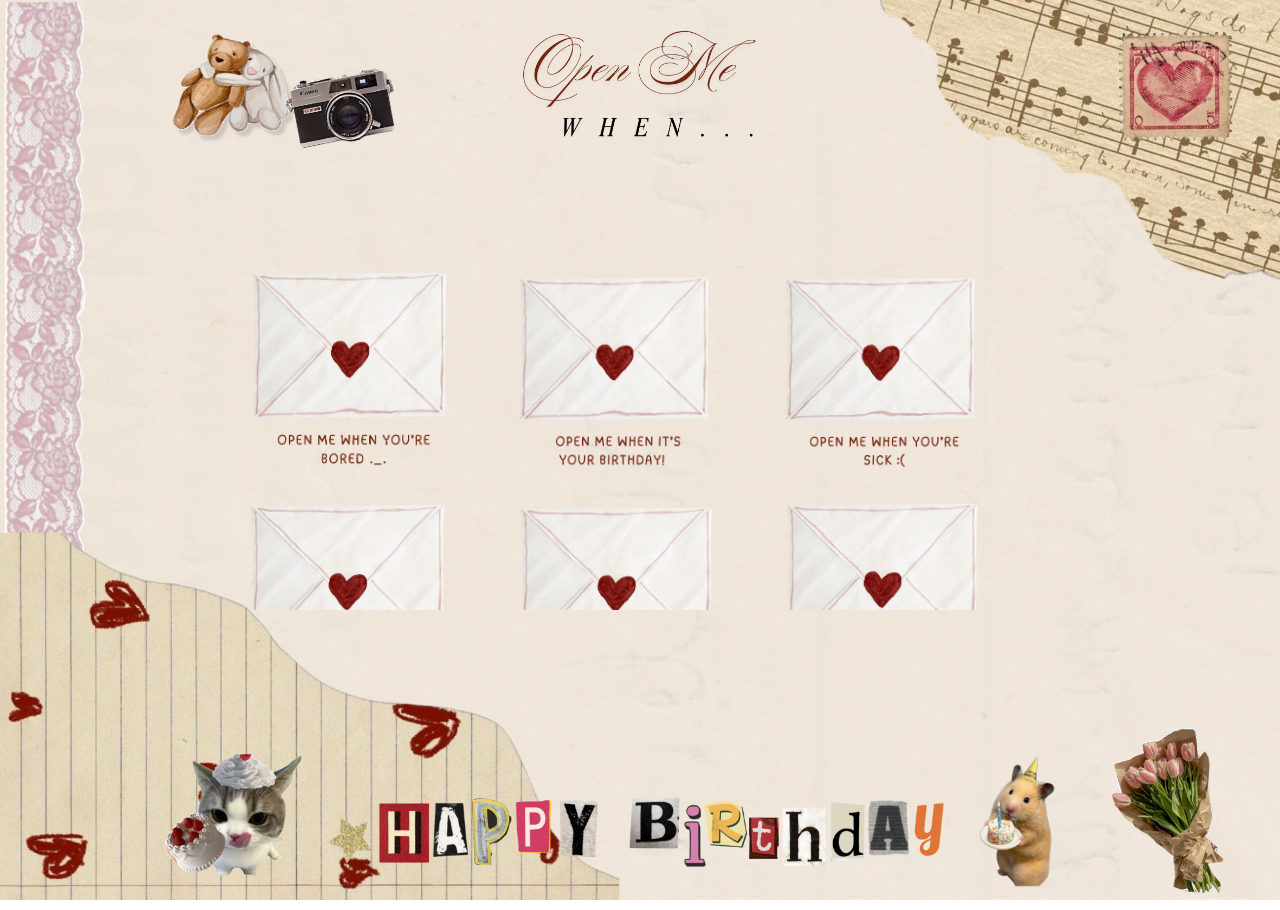
<file: index.html>
<!DOCTYPE html>
<html lang="en">
<head>
    <meta charset="UTF-8" /> <!--basically  allows emojis/symbols to display correctly-->
    <title>open me when...</title>
    <link rel="stylesheet" href="style.css">
</head>
<body>
    <!--======= HOME PAGE =========-->
    <div id="home">
        <!--background layer-->
        <img id="background" src="homepage/background.png" alt="background" />
        <!--the rest of the elements :P-->
        <img class="decor lace"  
            src="homepage/lace.png" /> <!-- layers BELOW everything else-->
        <img class="decor bottom-corner"
            src="homepage/bottom-corner.png" />
        <img class="decor right-corner"
            src="homepage/right-corner.png" />
        <img class="decor birthday-text"
            src="homepage/birthday-text.png" />
        <img class="decor text" 
            src="homepage/text.png" /> <!--adds to both 'text' and 'decor' class-->
        <img class="decor draggable bear-hug"
            src="homepage/bear-hug.png" />
        <img class="decor draggable camera"
            src="homepage/camera.png" />
        <img class="decor draggable cat"
            src="homepage/cat.png" /> 
        <img class="decor draggable hamster"
            src="homepage/hamster.png" />
        <img class="decor draggable bouquet"
            src="homepage/bouquet.png" />
    
        <div id="letters">
            <div class="letter-grid">
                <a href="letters/bored/bored.html"> <!--hyperlink; href directs to new page(bored.html)-->
                    <img class="envelope"
                    src="homepage/bored-letter.png" /> <!--essentially acting as a button-->
                </a>
                <a href="letters/birthday/birthday.html">
                    <img class="envelope"
                    src="homepage/birthday-letter.png" />
                </a>
                <a href="letters/sick/sick.html">
                    <img class="envelope"
                    src="homepage/sick-letter.png" />
                </a>
                <a href="letters/money/money.html">
                    <img class="envelope"
                    src="homepage/money-letter.png" />
                </a>
                <a href="letters/love/love.html">
                    <img class="envelope"
                    src="homepage/love-letter.png" />
                </a>
                <a href="letters/drawing/drawing.html">
                    <img class="envelope"
                    src="homepage/drawing-letter.png" />
                </a>
                <a href="letters/laugh/laugh.html">
                    <img class="envelope"
                    src="homepage/laugh-letter.png" />
                </a>
                <a href="letters/sleep/sleep.html">
                    <img class="envelope"
                    src="homepage/sleep-letter.png" />
                </a>
                <a href="letters/music/music.html">
                    <img class="envelope"
                    src="homepage/music-letter.png" />
                </a>
                <a href="letters/nostalgia/nostalgia.html">
                    <img class="envelope"
                    src="homepage/nostalgia-letter.png" />
                </a>
            </div>
        </div> 
    </div> 

    <script src="script.js"></script>

</body>
</html>
</file>
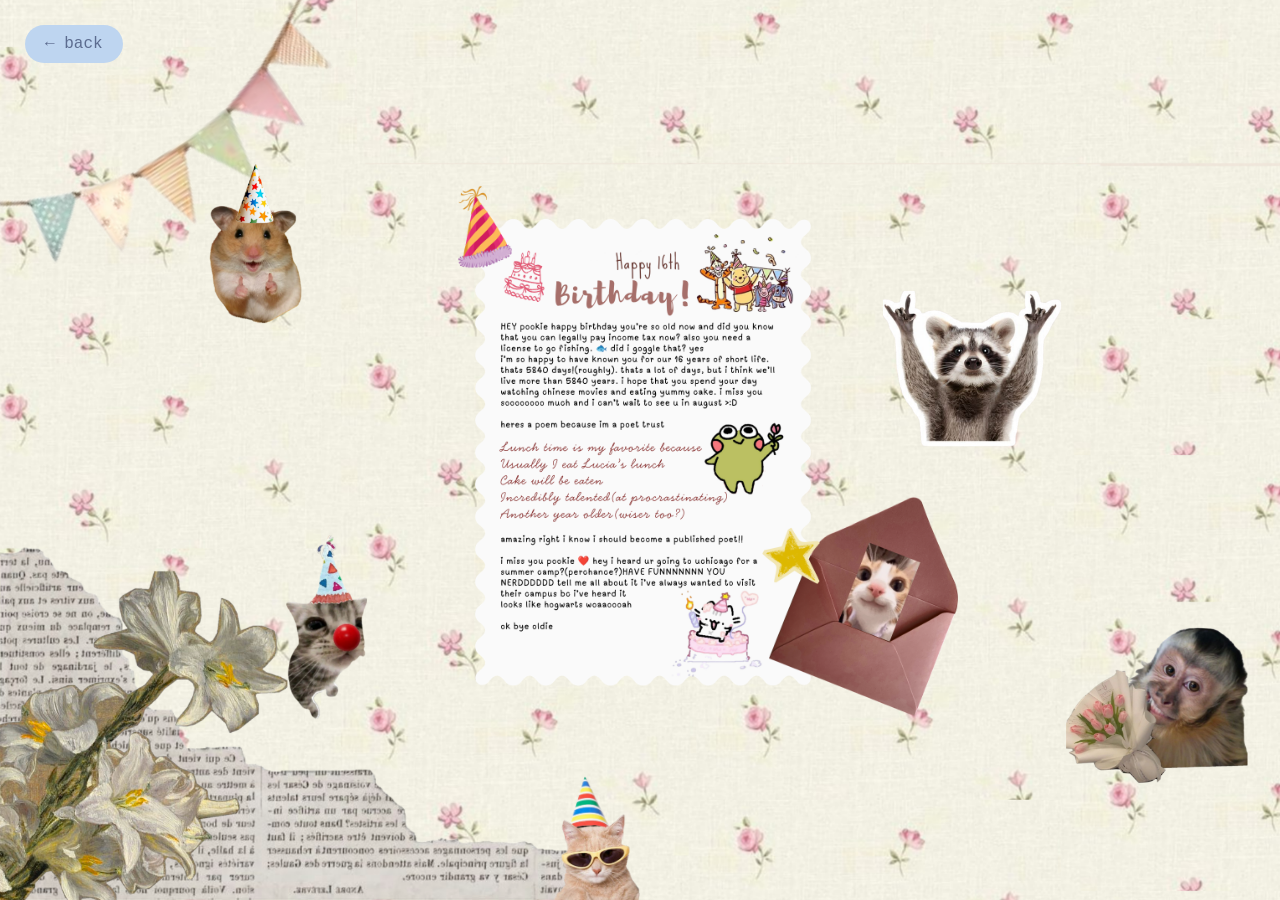
<file: letters/birthday/birthday.html>
<!DOCTYPE html>
<html lang="en">
<head>
    <meta charset="UTF-8">
    <title>open when its ur bday!!</title>
    <link rel="stylesheet" href="../../style.css"> <!--".." = go back to prev folder-->
</head>

<body>
    <img id="background" src="birthday-bg.png"> <!--u can have multiple ids as long as theyre on different files-->
        <img class="decor draggable racoon"
        src="racoon.png">
        <img class="decor draggable bday-hamster"
        src="bday-hamster.png">
        <img class="decor draggable bday-cat"
        src="bday-cat.png">
        <img class="decor draggable bday-cat2"
        src="bday-cat2.png">
        <img class="decor draggable bday-monkey"
        src="bday-monkey.png">
        <img class="decor bday-lace"
        src="bday-lace.png">
        <img class="decor bday-corner"
        src="bday-corner.png">
    <a id="return-button" href="../../index.html">← back</a>
    <div id="letter-container">
        <img id="letter" src="birthday-letter.png">
    </div>
    <script src="../../script.js"></script> <!--dont forget u gotta link it each time-->
</body>
</html>
</file>
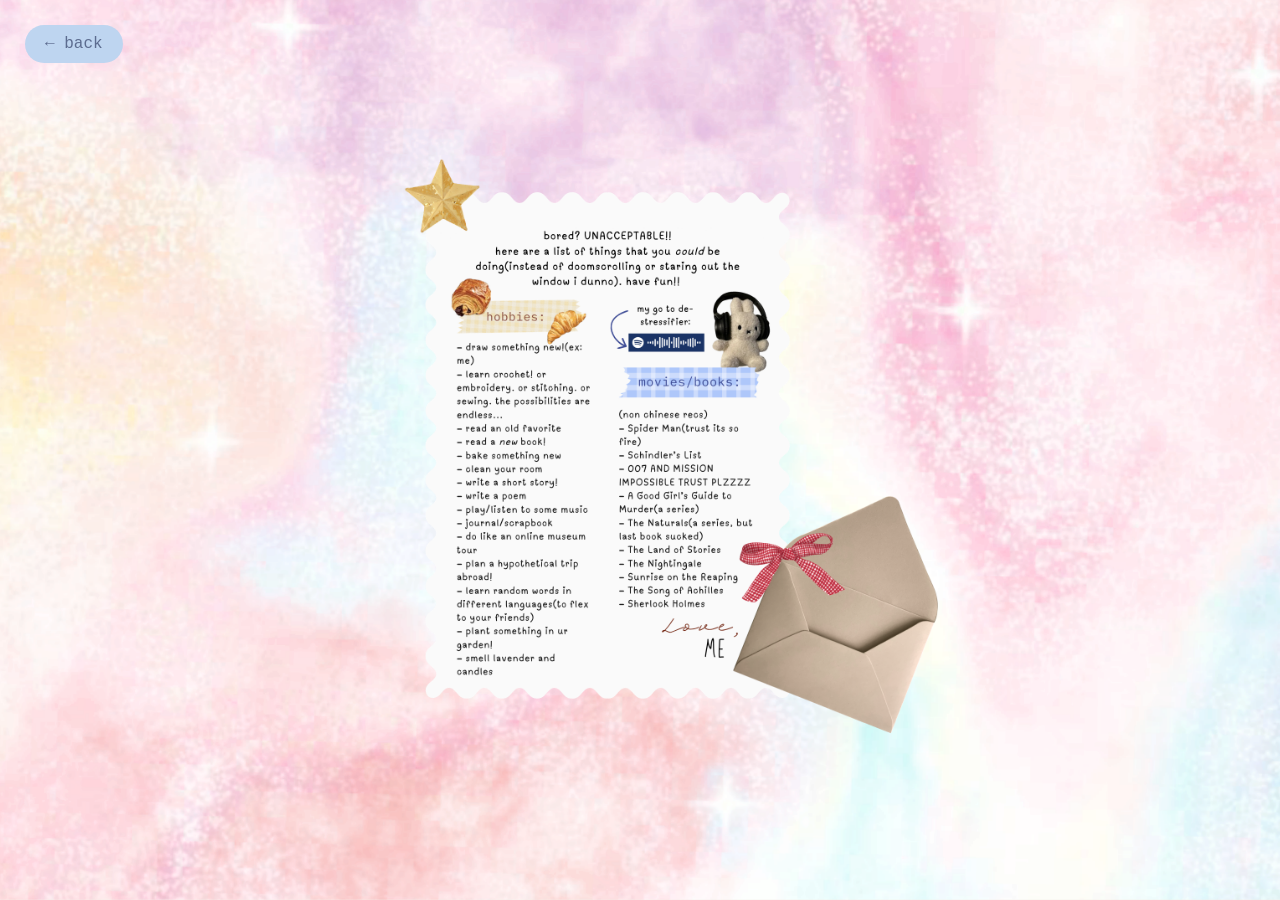
<file: letters/bored/bored.html>
<!DOCTYPE html>
<html lang="en">
<head>
    <meta charset="UTF-8">
    <title>open when you can't sleep...</title>
    <link rel="stylesheet" href="../../style.css"> <!--".." = go back to prev folder-->
</head>

<body>
    <img id="background" src="bored-bg.png">
    <a id="return-button" href="../../index.html">← back</a>
    <div id="letter-container">
        <img id="letter" src="bored-letter.png">

    </div>
</body>
</html>
</file>
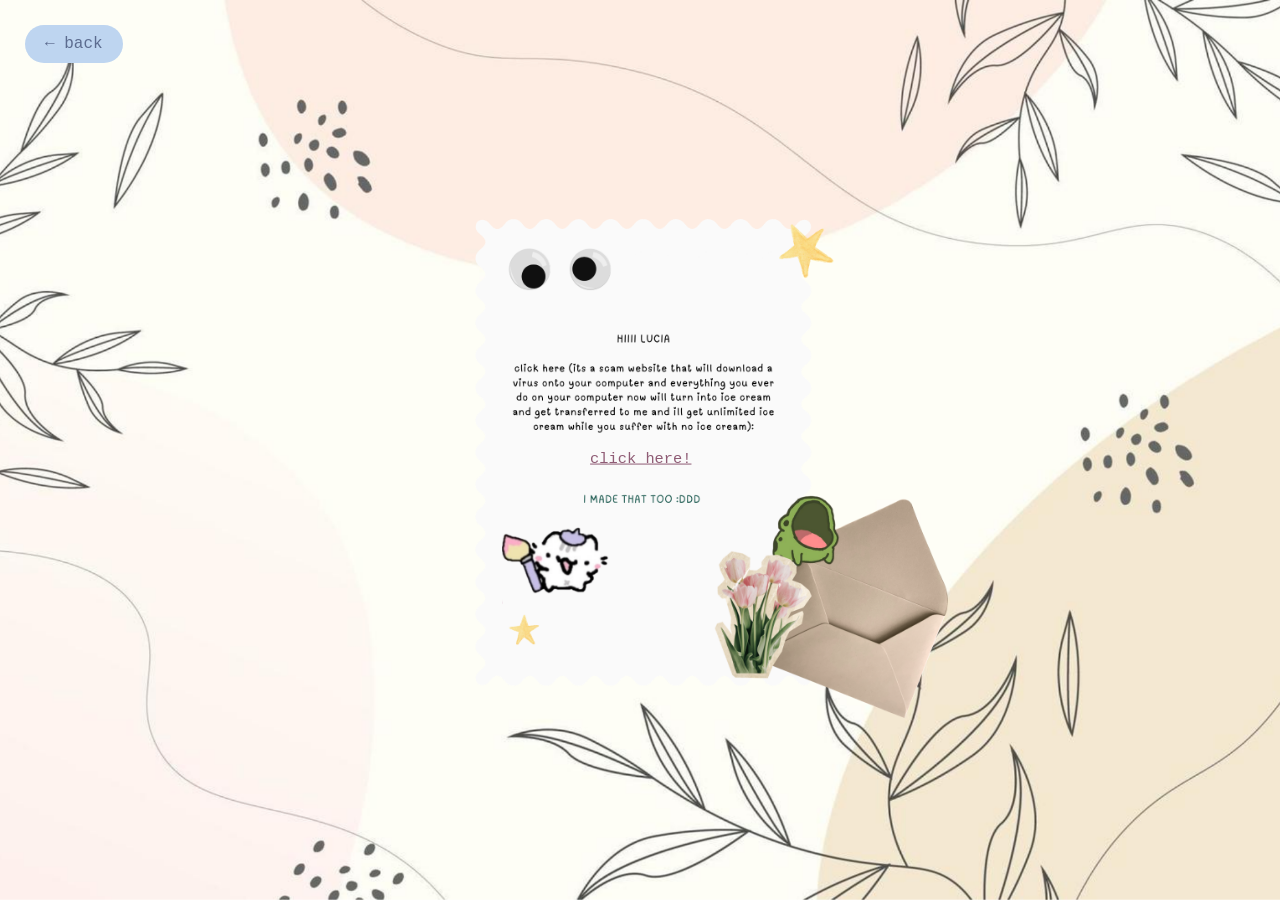
<file: letters/drawing/drawing.html>
<!DOCTYPE html>
<html lang="en">
<head>
    <meta charset="UTF-8">
    <title>open when you feel like drawing!</title>
    <link rel="stylesheet" href="../../style.css"> <!--".." = go back to prev folder-->
</head>

<body>
    <img id="background" src="drawing-bg.png">
    <a id="return-button" href="../../index.html">← back</a>
    <div id="letter-container">
        <img id="letter" src="drawing-letter.png">
        <a id="letter-text3" href="https://gabbyqgu.github.io/splatter-paint/" target="_blank">click here!</a>
    </div>
</body>
</html>
</file>
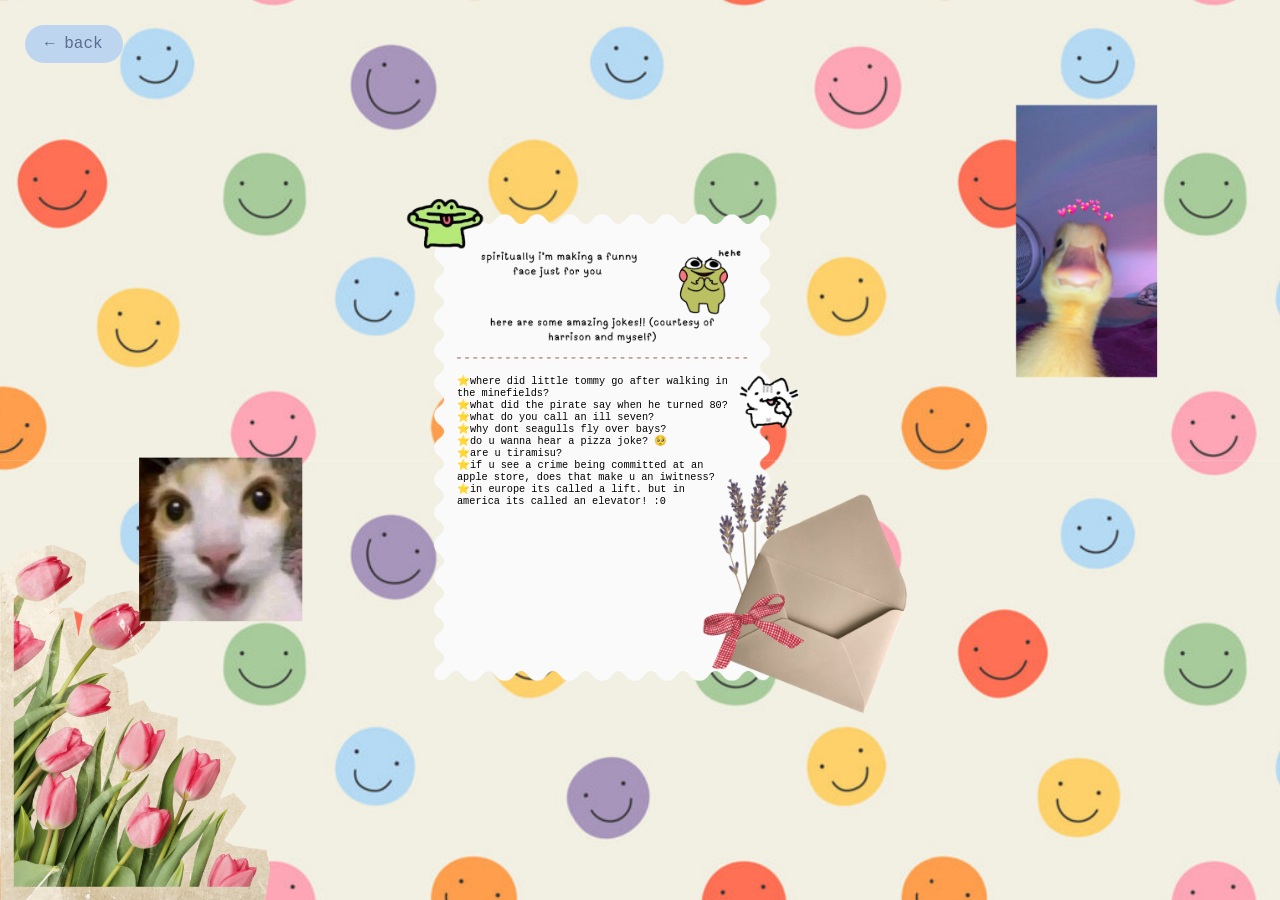
<file: letters/laugh/laugh.html>
<!DOCTYPE html>
<html lang="en">
<head>
    <meta charset="UTF-8">
    <title>open when you need to laugh</title>
    <link rel="stylesheet" href="../../style.css"> <!--".." = go back to prev folder-->
</head>

<body>
    <img id="background" src="laugh-bg.png">
        <img class="decor laugh-cat" 
        src="laugh-cat.png">
        <img class="decor bday-corner" 
        src="laugh-corner.png">
        <img class="decor duck" 
        src="laugh-duck.png">
    <a id="return-button" href="../../index.html">← back</a>
    <div id="letter-container">
        <img id="letter" src="laugh-letter.png">
        <div id="letter-text4">
            <p class="reveal-btn">⭐where did little tommy go after walking in the minefields?</p>
            <p class="secret-message">everywhere. (oops)</p>
            <p class="reveal-btn">⭐what did the pirate say when he turned 80?</p>
            <p class="secret-message">ayme eighty!! 🏴‍☠️</p>
            <p class="reveal-btn">⭐what do you call an ill seven?</p>
            <p class="secret-message">A SIX SEVENNNN AHAHEHEHAHAHEHEAHA</p>
            <p class="reveal-btn">⭐why dont seagulls fly over bays?</p>
            <p class="secret-message">because then the would be BAGELSS</p>
            <p class="reveal-btn">⭐do u wanna hear a pizza joke? 🥺</p>
            <p class="secret-message">nah it would be too cheesy trust 🍕</p>
            <p class="reveal-btn">⭐are u tiramisu?</p>
            <p class="secret-message">because i shed a tear every time i miss you (screams)</p>
            <p class="reveal-btn">⭐if u see a crime being committed at an apple store, does that make u an iwitness?</p>
            <p class="secret-message">ahahahaha and i witnessed u steal my heart 🫰</p>
            <p class="reveal-btn">⭐in europe its called a lift. but in america its called an elevator! :0</p>
            <p class="secret-message">i guess ppl are just raised differently 🤷</p>
        </div>

        </div>
    </div>
    <script src="../../script.js"></script>
</body>
</html>
</file>
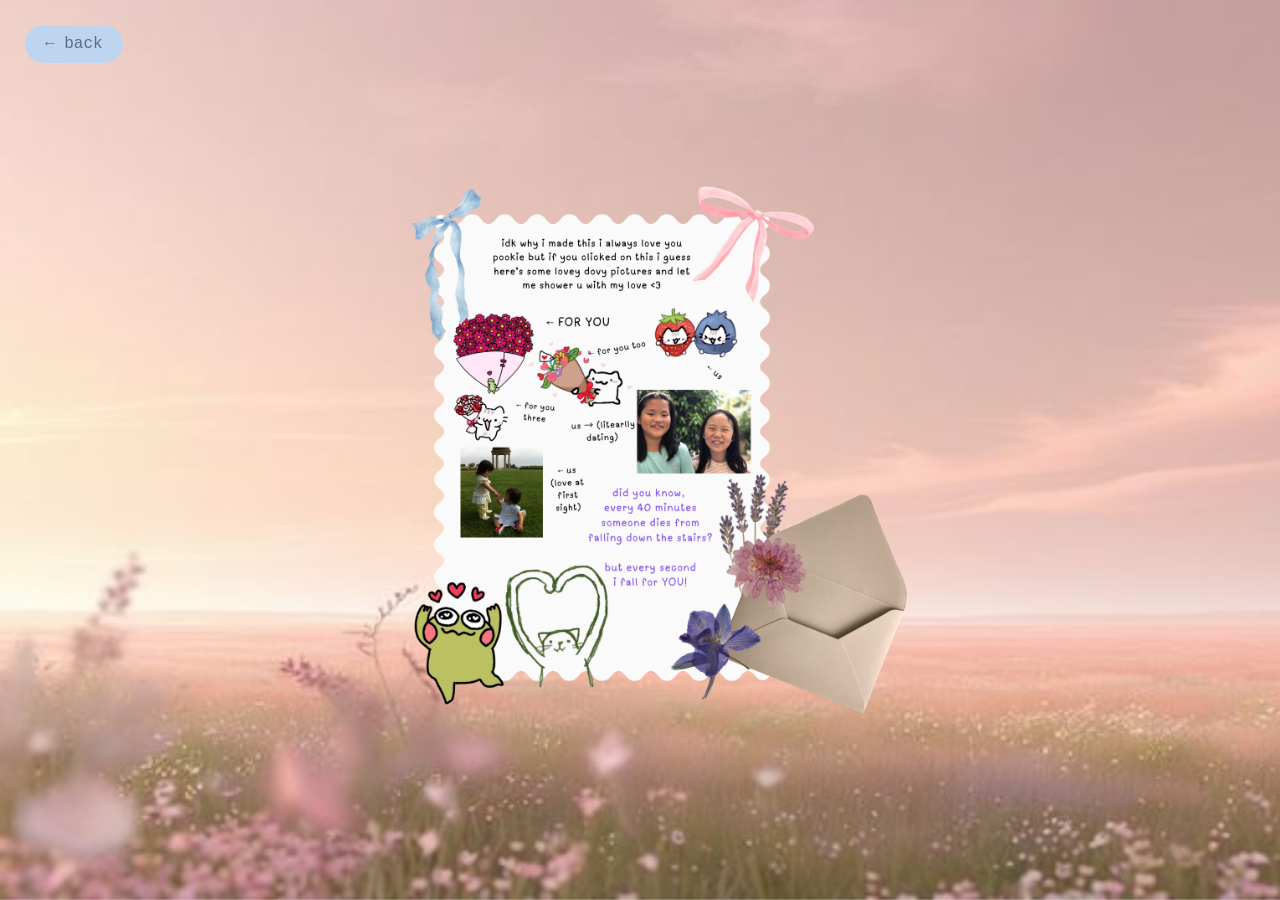
<file: letters/love/love.html>
<!DOCTYPE html>
<html lang="en">
<head>
    <meta charset="UTF-8">
    <title>open when you wana feel more loveee</title>
    <link rel="stylesheet" href="../../style.css"> <!--".." = go back to prev folder-->
</head>

<body>
    <img id="background" src="love-bg.png">
    <a id="return-button" href="../../index.html">← back</a>
    <div id="letter-container">
        <img id="letter" src="love-letter.png">
    </div>
</body>
</html>
</file>
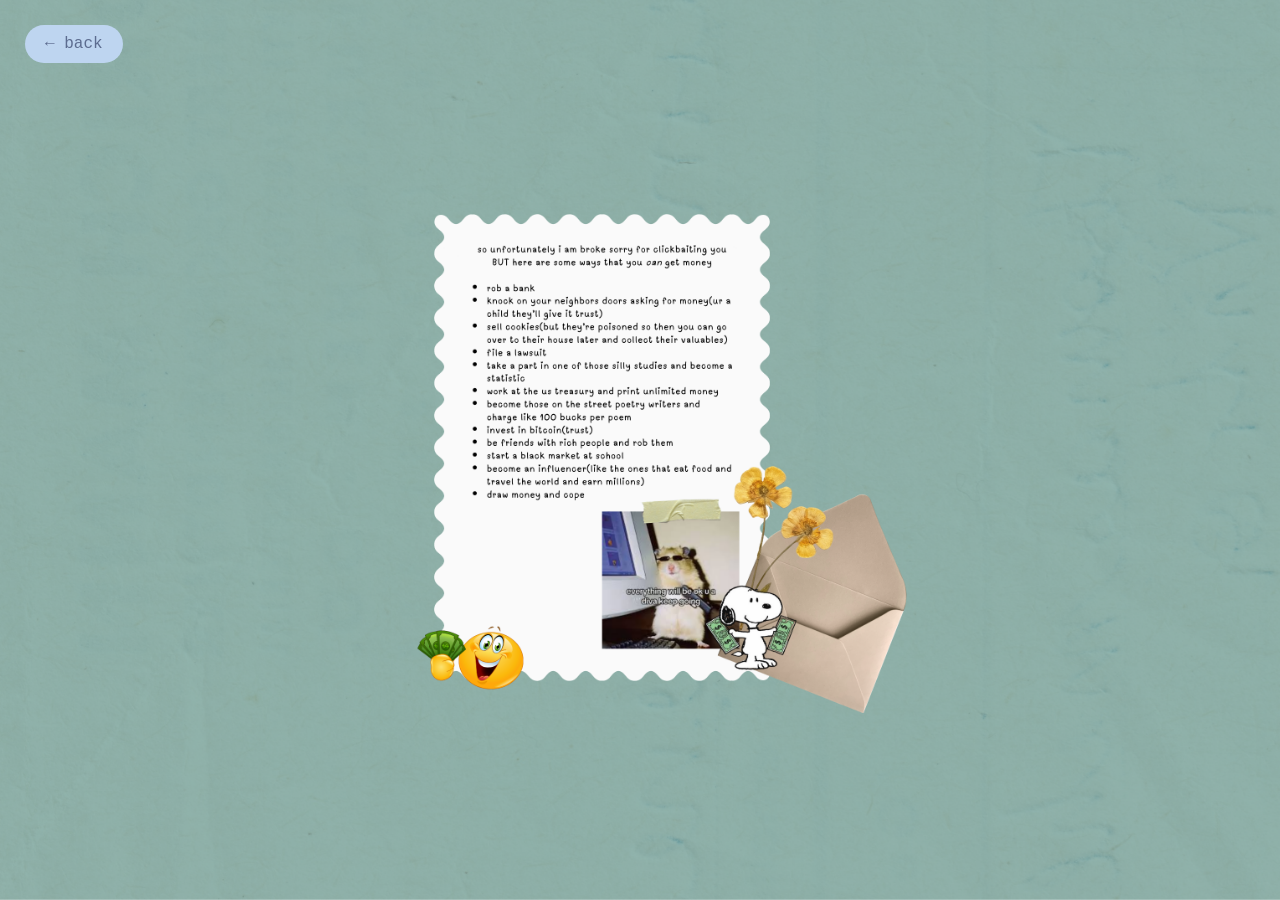
<file: letters/money/money.html>
<!DOCTYPE html>
<html lang="en">
<head>
    <meta charset="UTF-8">
    <title>open when you need money</title>
    <link rel="stylesheet" href="../../style.css"> <!--".." = go back to prev folder-->
</head>

<body>
    <img id="background" src="money-bg.png">
    <a id="return-button" href="../../index.html">← back</a>
    <div id="letter-container">
        <img id="letter" src="money-letter.png">
    </div>
</body>
</html>
</file>
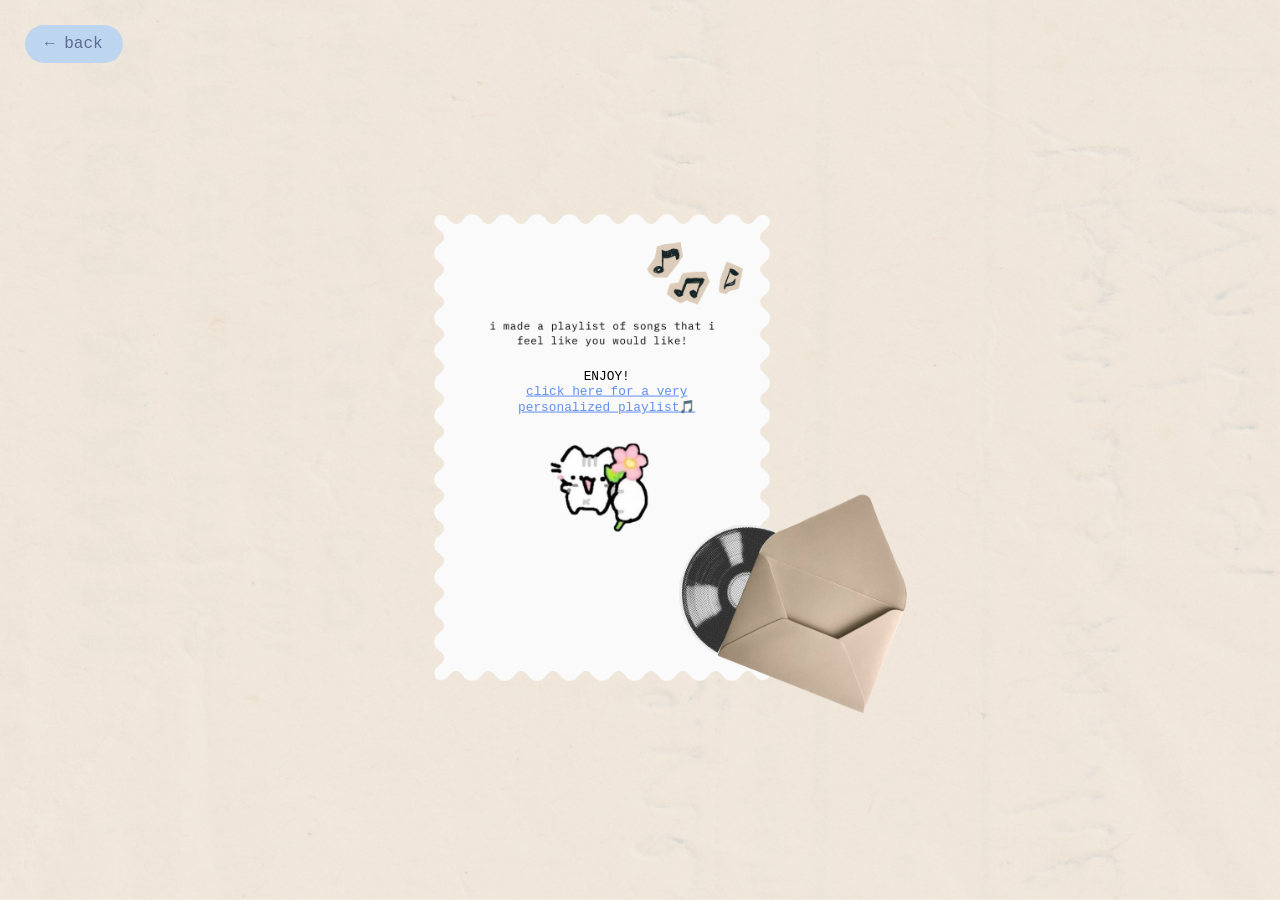
<file: letters/music/music.html>
<!DOCTYPE html>
<html lang="en">
<head>
    <meta charset="UTF-8">
    <title>open when you wanna listen to music!</title>
    <link rel="stylesheet" href="../../style.css"> <!--".." = go back to prev folder-->
</head>

<body>
    <img id="background" src="music-bg.png">
    <a id="return-button" href="../../index.html">← back</a>
    <div id="letter-container">
        <img id="letter" src="music-letter.png">
        <div id="letter-text2">
            <p>ENJOY!</p>
            <a href="https://rb.gy/gaom7p">click here for a very <br> personalized playlist🎵</a>
        </div>
    </div>
</body>
</html>
</file>
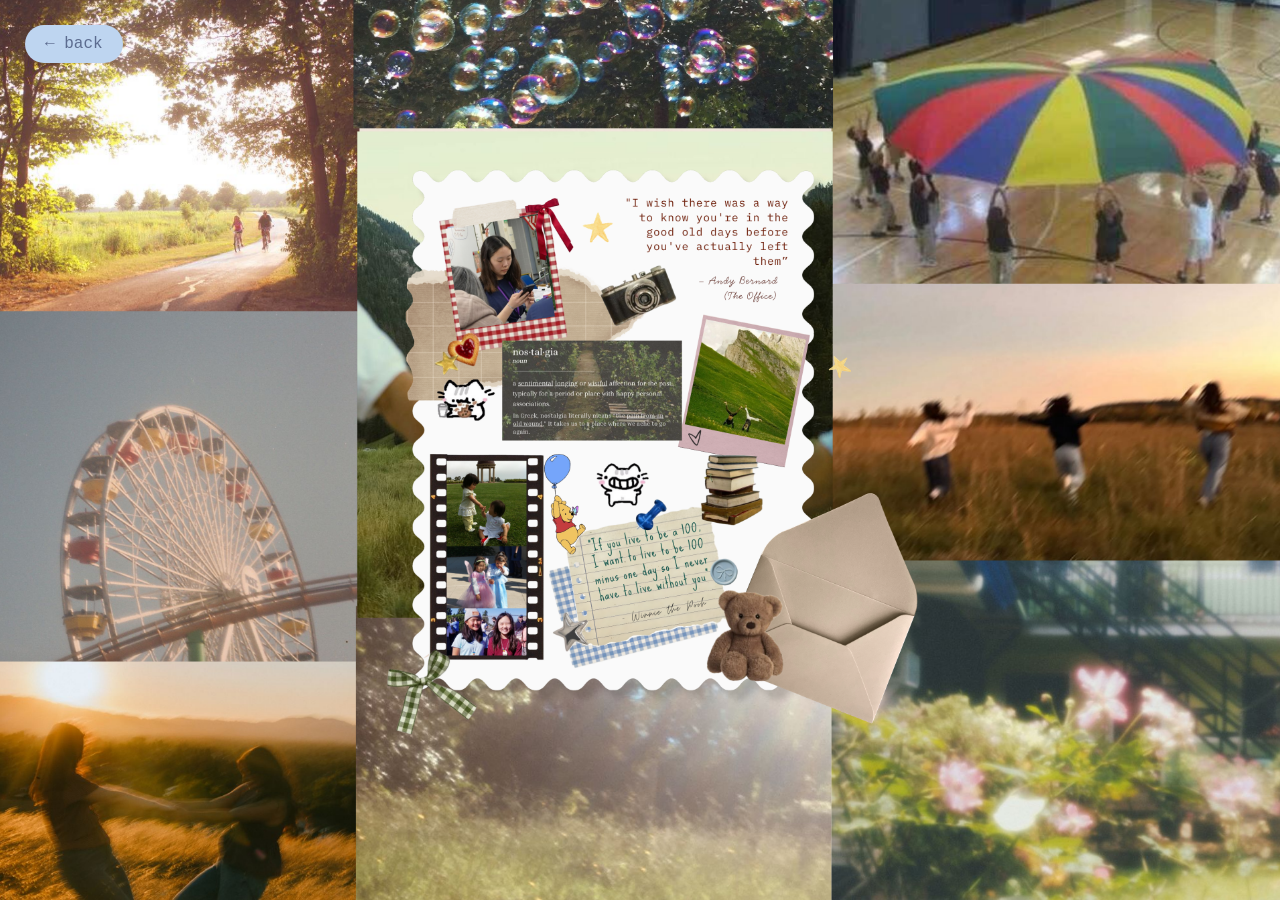
<file: letters/nostalgia/nostalgia.html>
<!DOCTYPE html>
<html lang="en">
<head>
    <meta charset="UTF-8">
    <title>open when you feel nostalgic</title>
    <link rel="stylesheet" href="../../style.css"> <!--".." = go back to prev folder-->
</head>

<body>
    <img id="background" src="nostalgia-bg.png">
        <a id="return-button" href="../../index.html">← back</a>
    <div id="letter-container">
        <img id="letter" src="nostalgia-letter.png">
    </div>
</body>
</html>
</file>
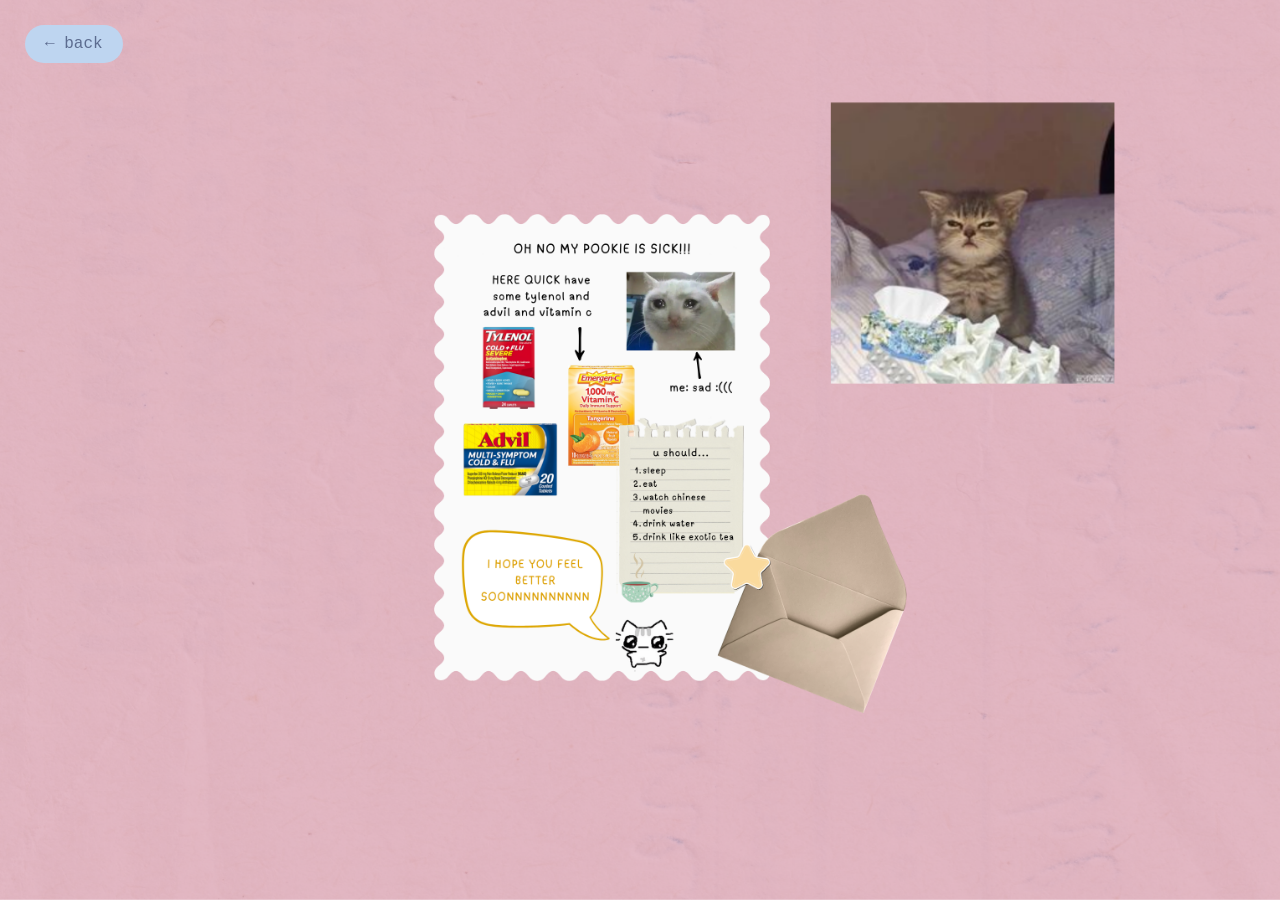
<file: letters/sick/sick.html>
<!DOCTYPE html>
<html lang="en">
<head>
    <meta charset="UTF-8">
    <title>open when you need money</title>
    <link rel="stylesheet" href="../../style.css"> <!--".." = go back to prev folder-->
</head>

<body>
    <img id="background" src="sick-bg.png">
        <img class="decor duck"
        src="sick-cat.png">
    <a id="return-button" href="../../index.html">← back</a>
    <div id="letter-container">
        <img id="letter" src="sick-letter.png">
    </div>
</body>
</html>
</file>
<file: style.css>
* {
    margin: 0;
    padding: 0;
    box-sizing: border-box;
}

html, body {
    width: 100vw; /* relative to size of SCREEN; 100% of total width*/
    height: 100vh;
    overflow: hidden;
}

#home {
    position: relative;
    width: 100%;
    height: 100%;
}

#background {
    width: 100vw;
    height: 100vh;
    object-fit: cover; /* fills entire box even if it gets cropped */
    position: absolute;
    overflow: hidden;
    top: 0;
    left: 0; 
    z-index: 0;
}

/* ============ HOMEPAGE DECORATIONS ============== */
.decor { /* all decorations are added to this class to make the position absolute */
    position: absolute; 
    /* with an absolute position, you can move things with top/L/R/bottom px and the %s wherever u want */
    z-index: 2;
    -webkit-user-drag: none; /* so u dont get that like no sign when u drag */
}

.text { /* using % makes it relative to screen, wheras px is fixed */
    top: 30px;
    left: 50%; /* relative to PARENT: 50% across from left (centers left edge)*/
    transform: translateX(-50%); /* makes it actually centered */
    width: clamp(140px, 22%, 240px); 
    transition: transform 0.4s ease-in-out; /*so that it doesnt like snap */
}

.text:hover {
    transform: translateX(-50%) rotate(3deg) scale(1.05);
}

/* applies to everything in draggable class!! */
.draggable {
    user-select: none;
}
.draggable:hover {
    cursor: grab;
    transform: scale(1.05);
}

.draggable:active { /* when i click down it gets bigger :D */
    transform: scale(1.1);
    cursor: grabbing;
}

.bear-hug {
    left: 12%;
    top: 3%; 
    width: clamp(100px, 16%, 170px);
    /* clamp gives min/max size: clamp(min, scale%, max*/
}

.lace {
    top: 0;
    left: 0;
    height: 65%;
    z-index: 0; 
}

.bottom-corner {
    bottom: 0;
    left: 0;
    height: 50%;
    z-index: 0; 
}

.right-corner {
    top: 0;
    right: 0;
    width: clamp(150px, 35%,400px);
}
.camera {
    left: 20%;
    top: 5%; 
    width: clamp(100px, 16%, 170px);
    rotate: -12deg;
}

.cat {
    left: 12%;
    bottom: 10px;
    width: clamp(100px, 12%, 270px); 
}

.birthday-text {
    bottom: 20px;
    right: 50%;
    transform: translateX(50%);
    width: clamp(400px, 50%, 800px);
}

.hamster {
    bottom: 9px;
    right: 17%;
    width: clamp(40px, 7%, 140px);
}

.bouquet {
    bottom: -10px;
    right: 2%;
    width: clamp(90px, 12%, 190px);
}

/* === leettterrr gride :D ==== */
#letters {
    position: absolute;
    overflow-y: auto;
    overflow-x: auto;
    width: clamp(300px, 65%, 830px);
    height: clamp(220px, 43%, 340px);
    top: 30%;
    left: 50%;
    transform: translateX(-50%);
}

.letter-grid {
    display: grid;
    grid-template-columns: repeat(3, 1fr);
    gap: 20px;
    margin-right: 50px;
    justify-items: center;
}

.envelope {
    width: 200px;
    cursor: pointer;
    transition: transform 0.3s ease;
}

.envelope:hover {
    transform: scale(1.05) rotate(1deg);
}


/* ===LETTERS (bro i hate this css naming) === */
#letter-container {
    position: absolute;
    top: 50%;
    left: 50%;
    transform: translate(-50%, -50%);
    width: clamp(600px, 65vw, 1200px);
    height: auto;
    z-index: 1;
    animation: fadeIn 2s ease;
}

@keyframes fadeIn {
    from {
        opacity: 0;
        transform: translate(-50%, -40%);
    }

    to {
        opacity: 1;
        transform: translate(-50%, -50%);
    }
    
}

#letter { /* u can use an id multiple times as long as its in diff files */
    width: 100%; /* relative to parent(container) */
    height: auto; 
    display: block; /*default is inline(same row), block gets new line*/
}

/*==========ALL THE LETTER TEXT ==========*/
#letter-text {
    position: absolute;
    font-family: 'Courier New', Courier, monospace;
    font-size: clamp(8px, 1vw, 30px);
    top: 83%;
    left: 50%;
    transform: translate(-50%, -50%);
    z-index: 2;
    animation: fadeIn 4s ease;
} 

#letter-text a { /*"a" references the link <a> (only that link)*/
    color: #9160da;
}

#letter-text a:hover {
    color: #5820ad; 
}


/*===== music playlist link =====*/
#letter-text2 {
    position: absolute;
    font-family: 'Courier New', Courier, monospace;
    font-size: clamp(8px, 1vw, 30px);
    top: 40%;
    left: 46%;
    transform: translate(-50%, -50%);
    z-index: 2;
    text-align: center;
    animation: fadeIn 4s
}

#letter-text2 a {
    color:rgb(97, 143, 241);
}

#letter-text2 a:hover {
    color:rgb(113, 207, 95)
}

/*== 3rd link */

#letter-text3 {
    position: absolute;
    color: rgb(143, 92, 117);
    font-family:'Courier New', Courier, monospace;
    font-size: clamp(8px, 1.2vw, 50px);
    top: 50%;
    left: 44%;
}

#letter-text3:hover {
    color: rgb(95, 153, 207);
}

#letter-text4 {
    position: absolute;
    font-family:'Courier New', Courier, monospace;
    font-size: clamp(8px, 0.8vw, 28px);
    width: 33%;
    top: 37%;
    left: 28%;
}

#return-button {
    position: fixed; /*like a button that doesn't move even if u scroll */
    top: 25px;
    left: 25px;
    border-radius: 20px;
    font-family: 'Courier New', Courier, monospace;
    background: rgb(190, 213, 240);
    color: rgb(92, 108, 143);
    text-decoration: none; /*removes underline*/
    padding: 10px 20px; /*10px up down* 20px left right*/
    transition: transform 0.3s ease; 
}

#return-button:hover {
    transform: scale(1.05);
    color:rgb(143, 92, 117);
}

/*==== BDAY CARD DRAGGABLE THINGIES ======*/

.racoon {
    bottom: 50%;
    right: 17%;
    width: clamp(80px, 14%, 200px); 
}

.bday-monkey {
    bottom: 13%;
    right: 2%;
    width: clamp(40px, 15%, 200px); 
}

.bday-cat {
    bottom: 0px;
    right: 50%;
    width: clamp(40px, 7%, 140px); 
}

.bday-cat2 {
    bottom: 20%;
    left: 22%;
    width: clamp(40px, 7%, 140px); 
}

.bday-hamster {
    bottom: 64%;
    left: 16%;
    width: clamp(40px, 8%, 140px); 
}

.bday-lace {
    top: 0;
    left: 0;
    height: 30%;
    z-index: 0; 
}

.bday-corner{
    bottom: 0;
    left: 0;
    height: 40%;
    z-index: 0; 
}

.love-cat {
    top: 5%;
    right: 0%;
    height: 40%;
}
.duck {
    top: 10%;
    right: 8%;
    height: 34%
}

.laugh-cat {
    bottom: 30%;
    left: 10%;
    height: 20%;
}


/*===OOOOOH so secret message ====*/
.secret-message {
    display: none;
    color: rgb(201, 119, 119);
}

.reveal-btn{
    cursor: pointer;
}

.reveal-btn:hover{
    color: rgb(147, 60, 60); 
}
</file>
